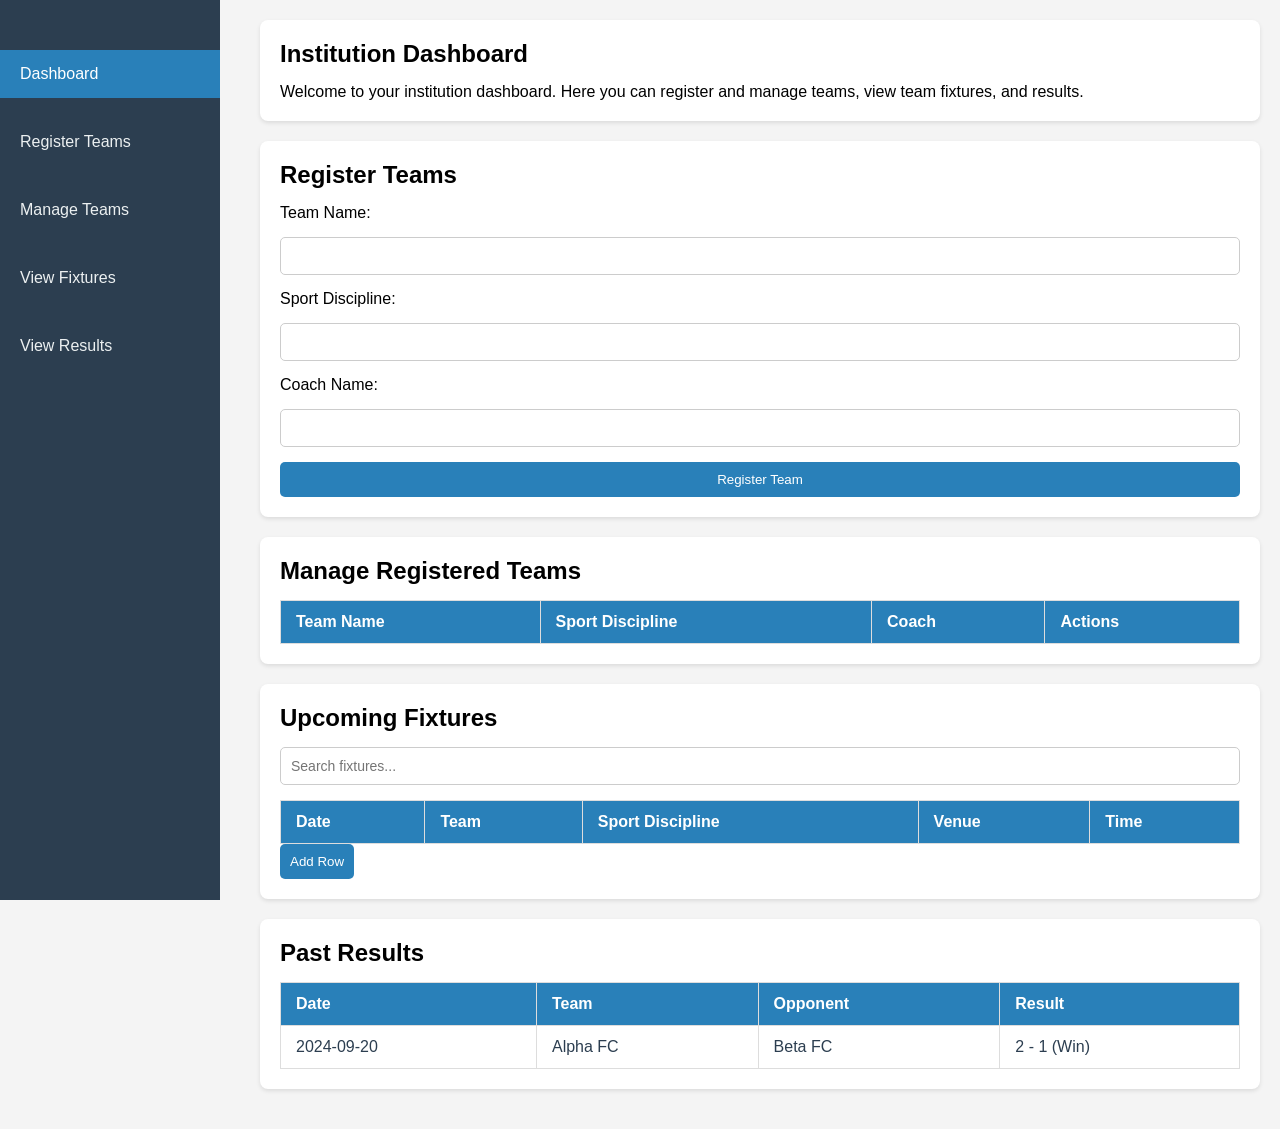
<file: WEB DEVELOPMENT/institution_dashboard.html>
<!DOCTYPE html>
<html lang="en">
<head>
    <meta charset="UTF-8">
    <meta name="viewport" content="width=device-width, initial-scale=1.0">
    <title>Institution Dashboard</title>
    <link rel="stylesheet" href="institution_dashboard.css">
    <style>
        .highlight { background-color: #f0f0f0; }
    </style>
</head>
<body>

    <!-- Side Navigation Menu -->
    <nav class="side-nav">
        <ul>
            <li><a href="#dashboard" class="active">Dashboard</a></li>
            <li><a href="#register-teams">Register Teams</a></li>
            <li><a href="#manage-teams">Manage Teams</a></li>
            <li><a href="#fixtures">View Fixtures</a></li>
            <li><a href="#results">View Results</a></li>
        </ul>
    </nav>

    <!-- Main Content -->
    <div class="main-content">
        <!-- Dashboard Section -->
        <section id="dashboard">
            <h2>Institution Dashboard</h2>
            <p>Welcome to your institution dashboard. Here you can register and manage teams, view team fixtures, and results.</p>
        </section>

        <!-- Register Teams Section -->
        <section id="register-teams">
            <h2>Register Teams</h2>
            <form id="registerTeamForm">
                <label for="teamName">Team Name:</label>
                <input type="text" id="teamName" name="teamName" required>
                <label for="sportDiscipline">Sport Discipline:</label>

                <input type="text" id="sportDiscipline" name="sportDiscipline" required>
                <label for="coachName">Coach Name:</label>
                <input type="text" id="coachName" name="coachName" required>
                <button type="submit">Register Team</button>
            </form>
        </section>

        <!-- Manage Teams Section -->
        <section id="manage-teams">
            <h2>Manage Registered Teams</h2>
            <table id="teamsTable">
                <thead>
                    <tr>
                        <th>Team Name</th>
                        <th>Sport Discipline</th>
                        <th>Coach</th>
                        <th>Actions</th>
                    </tr>
                </thead>
                <tbody>
                    <!-- More rows for teams -->
                </tbody>
            </table>
        </section>

        <!-- Fixtures Section (with Sport Discipline) -->
        <section id="fixtures">
            <h2>Upcoming Fixtures</h2>
            <input type="text" id="searchInput" placeholder="Search fixtures...">
            <table id="fixturesTable">
                <thead>
                    <tr>
                        <th onclick="sortTable(0)">Date</th>
                        <th onclick="sortTable(1)">Team</th>
                        <th onclick="sortTable(2)">Sport Discipline</th>
                        <th onclick="sortTable(3)">Venue</th>
                        <th onclick="sortTable(4)">Time</th>
                    </tr>
                </thead>
                <tbody>
                    
                    <!-- More rows for fixtures -->
                </tbody>
            </table>
            <button id="addRowButton">Add Row</button>
        </section>

        <!-- Results Section -->
        <section id="results">
            <h2>Past Results</h2>
            <table>
                <thead>
                    <tr>
                        <th>Date</th>
                        <th>Team</th>
                        <th>Opponent</th>
                        <th>Result</th>
                    </tr>
                </thead>
                <tbody>
                    <tr>
                        <td>2024-09-20</td>
                        <td>Alpha FC</td>
                        <td>Beta FC</td>
                        <td>2 - 1 (Win)</td>
                    </tr>
                    <!-- More rows for results -->
                </tbody>
            </table>
        </section>
    </div>

    <script src="institution.js"></script>
</body>
</html>
</file>
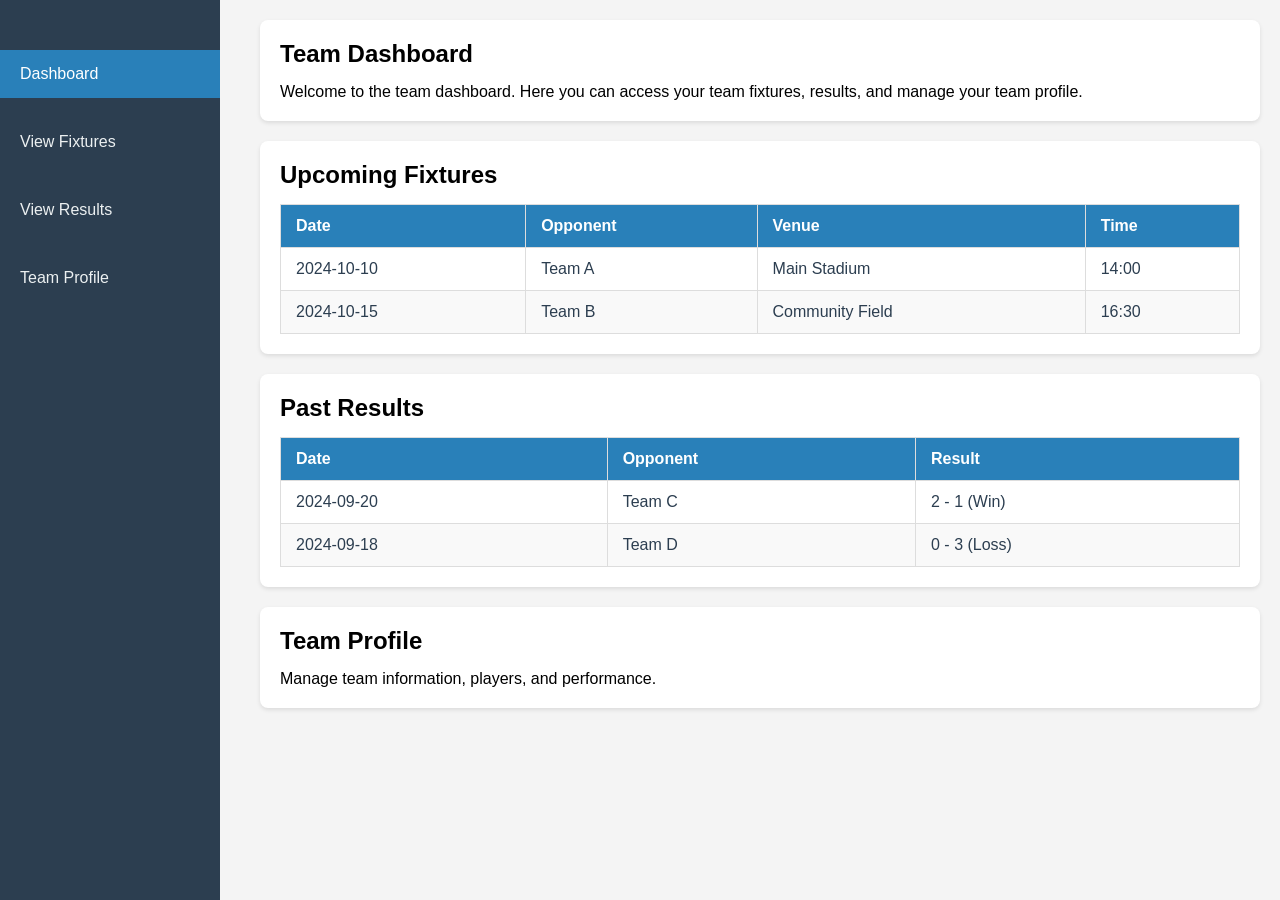
<file: WEB DEVELOPMENT/ADMIN PAGES/team_dashboard.html>
<!DOCTYPE html>
<html lang="en">
<head>
    <meta charset="UTF-8">
    <meta name="viewport" content="width=device-width, initial-scale=1.0">
    <title>Team Dashboard - Fixtures & Results</title>
    <link rel="stylesheet" href="team_dashboard.css">
</head>         
<body>

    <!-- Side Navigation Menu -->
    <nav class="side-nav">
        <ul>
            <li><a href="#dashboard" class="active">Dashboard</a></li>
            <li><a href="#fixtures">View Fixtures</a></li>
            <li><a href="#results">View Results</a></li>
            <li><a href="#profile">Team Profile</a></li>
        </ul>
    </nav>

    <!-- Main Content -->
    <div class="main-content">
        <!-- Dashboard Section -->
        <section id="dashboard">
            <h2>Team Dashboard</h2>
            <p>Welcome to the team dashboard. Here you can access your team fixtures, results, and manage your team profile.</p>
        </section>

        <!-- Fixtures Section -->
        <section id="fixtures">
            <h2>Upcoming Fixtures</h2>
            <table>
                <thead>
                    <tr>
                        <th>Date</th>
                        <th>Opponent</th>
                        <th>Venue</th>
                        <th>Time</th>
                    </tr>
                </thead>
                <tbody>
                    <tr>
                        <td>2024-10-10</td>
                        <td>Team A</td>
                        <td>Main Stadium</td>
                        <td>14:00</td>
                    </tr>
                    <tr>
                        <td>2024-10-15</td>
                        <td>Team B</td>
                        <td>Community Field</td>
                        <td>16:30</td>
                    </tr>
                </tbody>
            </table>
        </section>

        <!-- Results Section -->
        <section id="results">
            <h2>Past Results</h2>
            <table>
                <thead>
                    <tr>
                        <th>Date</th>
                        <th>Opponent</th>
                        <th>Result</th>
                    </tr>
                </thead>
                <tbody>
                    <tr>
                        <td>2024-09-20</td>
                        <td>Team C</td>
                        <td>2 - 1 (Win)</td>
                    </tr>
                    <tr>
                        <td>2024-09-18</td>
                        <td>Team D</td>
                        <td>0 - 3 (Loss)</td>
                    </tr>
                </tbody>
            </table>
        </section>

        <!-- Team Profile Section -->
        <section id="profile">
            <h2>Team Profile</h2>
            <p>Manage team information, players, and performance.</p>
        </section>
    </div>

</body>
</html>
</file>
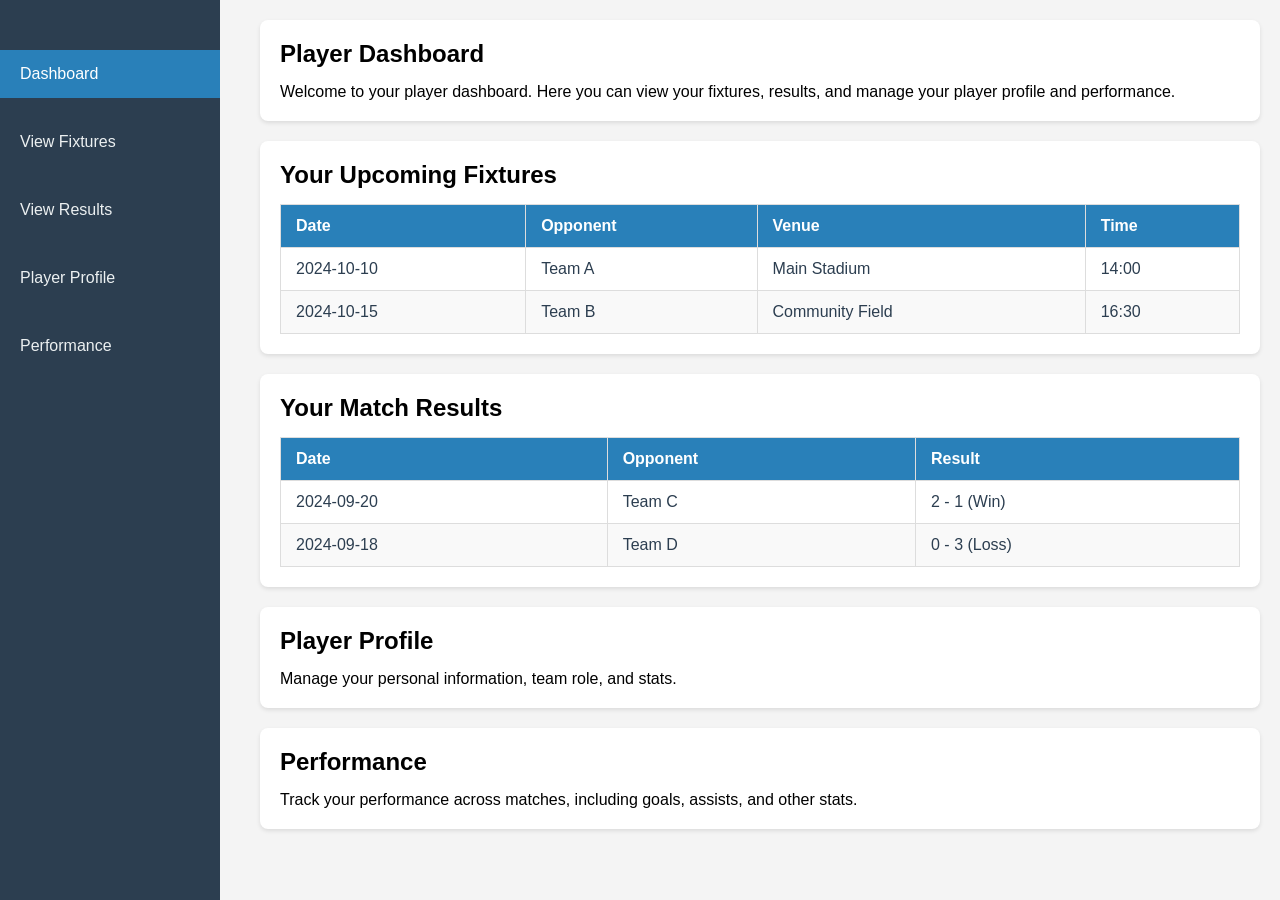
<file: WEB DEVELOPMENT/RESGITRATION FORMS/playerdashboard.html>
<!DOCTYPE html>
<html lang="en">
<head>
    <meta charset="UTF-8">
    <meta name="viewport" content="width=device-width, initial-scale=1.0">
    <title>Player Dashboard - Fixtures & Results</title>
    <link rel="stylesheet" href="playerdashboard.css">
</head>
<body>

    <!-- Side Navigation Menu -->
    <nav class="side-nav">
        <ul>
            <li><a href="#dashboard" class="active">Dashboard</a></li>
            <li><a href="#fixtures">View Fixtures</a></li>
            <li><a href="#results">View Results</a></li>
            <li><a href="#profile">Player Profile</a></li>
            <li><a href="#performance">Performance</a></li>
        </ul>
    </nav>

    <!-- Main Content -->
    <div class="main-content">
        <!-- Dashboard Section -->
        <section id="dashboard">
            <h2>Player Dashboard</h2>
            <p>Welcome to your player dashboard. Here you can view your fixtures, results, and manage your player profile and performance.</p>
        </section>

        <!-- Fixtures Section -->
        <section id="fixtures">
            <h2>Your Upcoming Fixtures</h2>
            <table>
                <thead>
                    <tr>
                        <th>Date</th>
                        <th>Opponent</th>
                        <th>Venue</th>
                        <th>Time</th>
                    </tr>
                </thead>
                <tbody>
                    <tr>
                        <td>2024-10-10</td>
                        <td>Team A</td>
                        <td>Main Stadium</td>
                        <td>14:00</td>
                    </tr>
                    <tr>
                        <td>2024-10-15</td>
                        <td>Team B</td>
                        <td>Community Field</td>
                        <td>16:30</td>
                    </tr>
                </tbody>
            </table>
        </section>

        <!-- Results Section -->
        <section id="results">
            <h2>Your Match Results</h2>
            <table>
                <thead>
                    <tr>
                        <th>Date</th>
                        <th>Opponent</th>
                        <th>Result</th>
                    </tr>
                </thead>
                <tbody>
                    <tr>
                        <td>2024-09-20</td>
                        <td>Team C</td>
                        <td>2 - 1 (Win)</td>
                    </tr>
                    <tr>
                        <td>2024-09-18</td>
                        <td>Team D</td>
                        <td>0 - 3 (Loss)</td>
                    </tr>
                </tbody>
            </table>
        </section>

        <!-- Player Profile Section -->
        <section id="profile">
            <h2>Player Profile</h2>
            <p>Manage your personal information, team role, and stats.</p>
        </section>

        <!-- Performance Section -->
        <section id="performance">
            <h2>Performance</h2>
            <p>Track your performance across matches, including goals, assists, and other stats.</p>
        </section>
    </div>

</body>
</html>
</file>
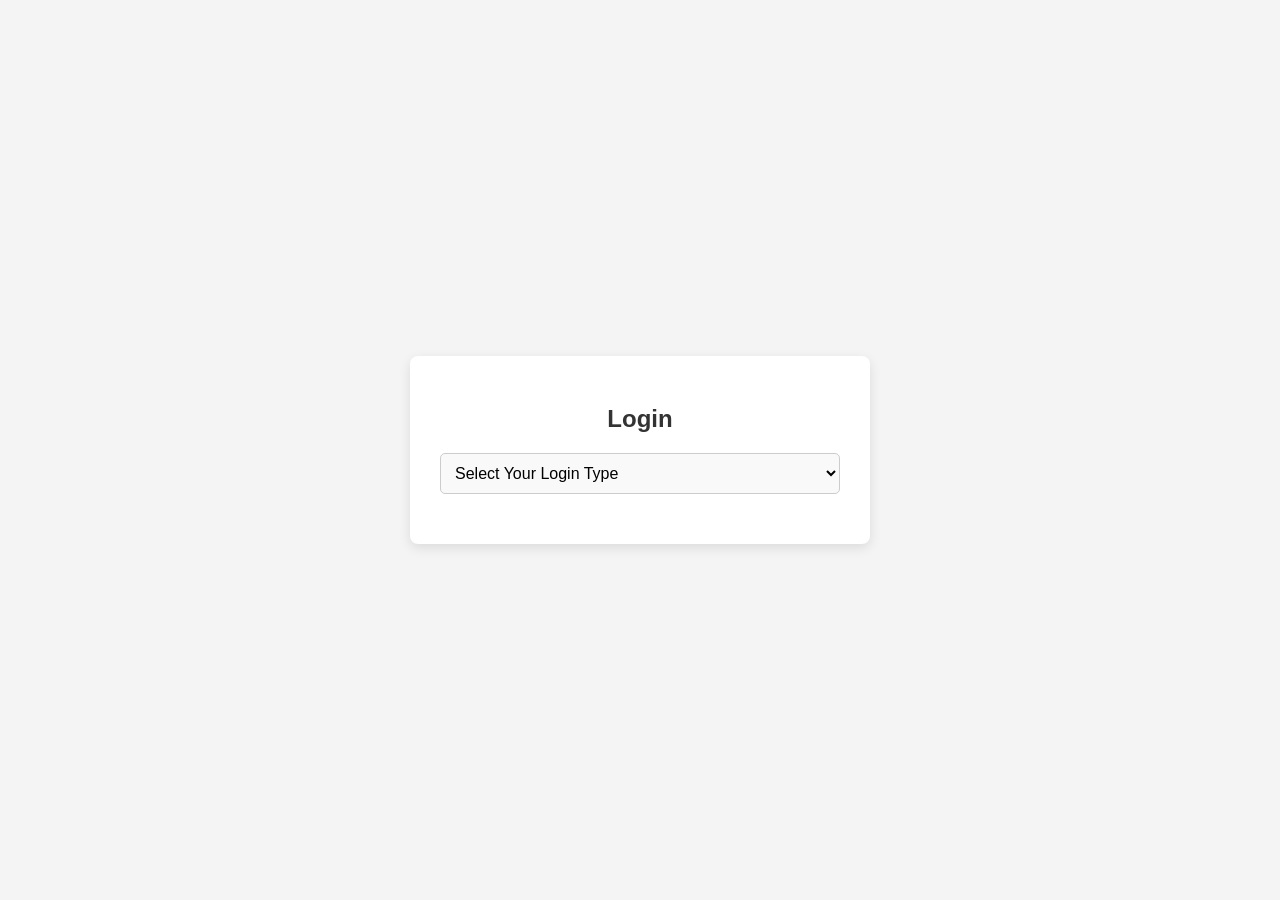
<file: WEB DEVELOPMENT/RESGITRATION FORMS/registration_options.html>
<!DOCTYPE html>
<html lang="en">
<head>
    <meta charset="UTF-8">
    <meta name="viewport" content="width=device-width, initial-scale=1.0">
    <title>Login Selection</title>
    <link rel="stylesheet" href="registration_options2.css">
</head>
<body>
    <div class="login-container">
        <h2>Login</h2>

        <!-- Dropdown for selecting login type -->
        <select class="color" id="login-type" onchange="showLoginForm()">
            <option value="">Select Your Login Type</option>
            <option value="admin">Admin</option>
            <option value="institution">Institution</option>
            <option value="team">Team</option>
            <option value="player">Player</option>
        </select>

        <!-- Admin Login Form -->
        <form id="admin-form" class="login-form" action="admin-login.php" method="post" style="display:none;">
            <h3>Admin Login</h3>
            <label for="admin-username">Username:</label>
            <input type="text" id="admin-username" name="admin-username" required>
            <label for="admin-password">Password:</label>
            <input type="password" id="admin-password" name="admin-password" required>
            <input type="submit" value="Login">
        </form>

        <!-- Institution Login Form -->
        <form id="institution-form" class="login-form" action="institution-login.php" method="post" style="display:none;">
            <h3>Institution Login</h3>
            <label for="institution-username">Institution Name:</label>
            <input type="text" id="institution-username" name="institution-username" required>
            <label for="institution-password">Password:</label>
            <input type="password" id="institution-password" name="institution-password" required>
            <input type="submit" value="Login">
        </form>

        <!-- Team Login Form -->
        <form id="team-form" class="login-form" action="team-login.php" method="post" style="display:none;">
            <h3>Team Login</h3>
            <label for="team-username">Team Name:</label>
            <input type="text" id="team-username" name="team-username" required>
            <label for="team-password">Password:</label>
            <input type="password" id="team-password" name="team-password" required>
            <input type="submit" value="Login">
        </form>

        <!-- Player Login Form -->
        <form id="player-form" class="login-form" action="player-login.php" method="post" style="display:none;">
            <h3>Player Login</h3>
            <label for="player-username">Player Name:</label>
            <input type="text" id="player-username" name="player-username" required>
            <label for="player-password">Password:</label>
            <input type="password" id="player-password" name="player-password" required>
            <input type="submit" value="Login">
        </form>
    </div>

    <script>
        // Function to show the login form based on the dropdown selection
        function showLoginForm() {
            var selectedLogin = document.getElementById('login-type').value;

            // Hide all forms
            document.getElementById('admin-form').style.display = 'none';
            document.getElementById('institution-form').style.display = 'none';
            document.getElementById('team-form').style.display = 'none';
            document.getElementById('player-form').style.display = 'none';

            // Show the selected form if a valid option is chosen
            if (selectedLogin) {
                document.getElementById(selectedLogin + '-form').style.display = 'block';
            }
        }
    </script>
</body>
</html>
</file>
<file: WEB DEVELOPMENT/institution_dashboard.css>
/* Reset and General Styling */
* {
    margin: 0;
    padding: 0;
    box-sizing: border-box;
}

body {
    font-family: 'Arial', sans-serif;
    background-color: #f4f4f4;
    display: flex;
    min-height: 100vh;
}

/* Side Navigation Menu */
.side-nav {
    width: 220px;
    background-color: #2c3e50;
    position: fixed;
    top: 0;
    left: 0;
    height: 100%;
    padding-top: 30px;
}

.side-nav ul {
    list-style: none;
    padding-left: 0;
}

.side-nav ul li {
    margin: 20px 0;
}

.side-nav ul li a {
    color: #ecf0f1;
    text-decoration: none;
    padding: 15px 20px;
    display: block;
    font-size: 16px;
    transition: background 0.3s ease;
}

.side-nav ul li a:hover,
.side-nav ul li a.active {
    background-color: #2980b9;
    color: white;
}

/* Hover effect for navigation */
.side-nav ul li a:hover {
    background-color: #34495e;
}

/* Main Content Styling */
.main-content {
    margin-left: 240px;
    padding: 20px;
    width: calc(100% - 240px);
}

/* Section Styling */
section {
    background-color: white;
    padding: 20px;
    margin-bottom: 20px;
    border-radius: 8px;
    box-shadow: 0 2px 4px rgba(0, 0, 0, 0.1);
}

section h2 {
    font-size: 24px;
    margin-bottom: 15px;
}

/* Form Styling */
form {
    display: flex;
    flex-direction: column;
    gap: 15px;
}

label {
    font-size: 16px;
}

input[type="text"],
input[type="number"],
select {
    padding: 10px;
    font-size: 14px;
    width: 100%;
    border: 1px solid #ccc;
    border-radius: 5px;
}

button {
    padding: 10px;
    background-color: #2980b9;
    color: white;
    border: none;
    border-radius: 5px;
    cursor: pointer;
    transition: background 0.3s ease, transform 0.2s ease;
}

/* Button Hover Effect */
button:hover {
    background-color: #216694;
    transform: scale(1.05); /* Slight scaling on hover */
}

/* Table Styling */
table {
    width: 100%;
    border-collapse: collapse;
    margin-top: 15px;
}

table th, table td {
    padding: 12px 15px;
    border: 1px solid #ddd;
    text-align: left;
}

table th {
    background-color: #2980b9;
    color: white;
}

table tr:nth-child(even) {
    background-color: #f9f9f9;
}

/* Hover Effect for Table Rows */
table tr:hover {
    background-color: #f1f1f1;
    cursor: pointer;
}

/* Hover effect on specific table cells */
table td:hover {
    background-color: #eaf2f8;
    transition: background 0.3s ease;
    cursor: default;
}

table td {
    color: #2c3e50;
}

/* Responsive Design */
@media only screen and (max-width: 768px) {
    .side-nav {
        width: 100%;
        height: auto;
        position: relative;
    }

    .side-nav ul li {
        display: inline;
    }

    .main-content {
        margin-left: 0;
        width: 100%;
    }
}
</file>
<file: WEB DEVELOPMENT/ADMIN PAGES/team_dashboard.css>
/* Reset and General Styling */
* {
    margin: 0;
    padding: 0;
    box-sizing: border-box;
}

body {
    font-family: 'Arial', sans-serif;
    background-color: #f4f4f4;
    display: flex;
    min-height: 100vh;
}

/* Side Navigation Menu */
.side-nav {
    width: 220px;
    background-color: #2c3e50;
    position: fixed;
    top: 0;
    left: 0;
    height: 100%;
    padding-top: 30px;
}

.side-nav ul {
    list-style: none;
    padding-left: 0;
}

.side-nav ul li {
    margin: 20px 0;
}

.side-nav ul li a {
    color: #ecf0f1;
    text-decoration: none;
    padding: 15px 20px;
    display: block;
    font-size: 16px;
    transition: background 0.3s ease;
}

.side-nav ul li a:hover,
.side-nav ul li a.active {
    background-color: #2980b9;
    color: white;
}

/* Main Content Styling */
.main-content {
    margin-left: 240px;
    padding: 20px;
    width: calc(100% - 240px);
}

/* Section Styling */
section {
    background-color: white;
    padding: 20px;
    margin-bottom: 20px;
    border-radius: 8px;
    box-shadow: 0 2px 4px rgba(0, 0, 0, 0.1);
}

section h2 {
    font-size: 24px;
    margin-bottom: 15px;
}

/* Table Styling */
table {
    width: 100%;
    border-collapse: collapse;
    margin-top: 15px;
}

table th, table td {
    padding: 12px 15px;
    border: 1px solid #ddd;
    text-align: left;
}

table th {
    background-color: #2980b9;
    color: white;
}

table tr:nth-child(even) {
    background-color: #f9f9f9;
}

table tr:hover {
    background-color: #f1f1f1;
}

table td {
    color: #2c3e50;
}

/* Responsive Design */
@media only screen and (max-width: 768px) {
    .side-nav {
        width: 100%;
        height: auto;
        position: relative;
    }

    .side-nav ul li {
        display: inline;
    }

    .main-content {
        margin-left: 0;
        width: 100%;
    }
}
</file>
<file: WEB DEVELOPMENT/RESGITRATION FORMS/playerdashboard.css>
/* Reset and General Styling */
* {
    margin: 0;
    padding: 0;
    box-sizing: border-box;
}

body {
    font-family: 'Arial', sans-serif;
    background-color: #f4f4f4;
    display: flex;
    min-height: 100vh;
}

/* Side Navigation Menu */
.side-nav {
    width: 220px;
    background-color: #2c3e50;
    position: fixed;
    top: 0;
    left: 0;
    height: 100%;
    padding-top: 30px;
}

.side-nav ul {
    list-style: none;
    padding-left: 0;
}

.side-nav ul li {
    margin: 20px 0;
}

.side-nav ul li a {
    color: #ecf0f1;
    text-decoration: none;
    padding: 15px 20px;
    display: block;
    font-size: 16px;
    transition: background 0.3s ease;
}

.side-nav ul li a:hover,
.side-nav ul li a.active {
    background-color: #2980b9;
    color: white;
}

/* Main Content Styling */
.main-content {
    margin-left: 240px;
    padding: 20px;
    width: calc(100% - 240px);
}

/* Section Styling */
section {
    background-color: white;
    padding: 20px;
    margin-bottom: 20px;
    border-radius: 8px;
    box-shadow: 0 2px 4px rgba(0, 0, 0, 0.1);
}

section h2 {
    font-size: 24px;
    margin-bottom: 15px;
}

/* Table Styling */
table {
    width: 100%;
    border-collapse: collapse;
    margin-top: 15px;
}

table th, table td {
    padding: 12px 15px;
    border: 1px solid #ddd;
    text-align: left;
}

table th {
    background-color: #2980b9;
    color: white;
}

table tr:nth-child(even) {
    background-color: #f9f9f9;
}

table tr:hover {
    background-color: #f1f1f1;
}

table td {
    color: #2c3e50;
}

/* Responsive Design */
@media only screen and (max-width: 768px) {
    .side-nav {
        width: 100%;
        height: auto;
        position: relative;
    }

    .side-nav ul li {
        display: inline;
    }

    .main-content {
        margin-left: 0;
        width: 100%;
    }
}
</file>
<file: WEB DEVELOPMENT/RESGITRATION FORMS/registration_options2.css>
/* General styles */
body {
    font-family: Arial, sans-serif;
    background-color: #f4f4f4;
    margin: 0;
    padding: 0;
    display: flex;
    justify-content: center;
    align-items: center;
    height: 100vh;
}

.login-container {
    background-color: #fff;
    padding: 30px;
    border-radius: 8px;
    box-shadow: 0 4px 12px rgba(0, 0, 0, 0.1);
    width: 400px;
    text-align: center;
}

h2 {
    font-size: 24px;
    margin-bottom: 20px;
    color: #333;
}

h3 {
    margin-top: 20px;
    margin-bottom: 10px;
    font-size: 20px;
    color: #2980b9;
}

select.color {
    width: 100%;
    padding: 10px;
    margin-bottom: 20px;
    font-size: 16px;
    border: 1px solid #ccc;
    border-radius: 5px;
    background-color: #f9f9f9;
}

.login-form {
    display: none; /* All forms are hidden by default */
    margin-top: 15px;
}

.login-form label {
    font-size: 14px;
    display: block;
    margin-bottom: 8px;
    text-align: left;
}

.login-form input[type="text"],
.login-form input[type="password"] {
    width: 100%;
    padding: 10px;
    margin-bottom: 15px;
    border: 1px solid #ccc;
    border-radius: 5px;
    font-size: 14px;
}

.login-form input[type="submit"] {
    background-color: #2980b9;
    color: white;
    border: none;
    padding: 12px;
    border-radius: 5px;
    font-size: 16px;
    cursor: pointer;
    width: 100%;
    transition: background-color 0.3s ease;
}

/* Hover effect on the submit button */
.login-form input[type="submit"]:hover {
    background-color: #216694;
}

/* Form validation feedback */
input:required {
    border-color: #2980b9;
}

input:required:focus {
    border-color: #3498db;
    outline: none;
    box-shadow: 0 0 5px rgba(41, 128, 185, 0.5);
}

/* Responsive design for mobile */
@media only screen and (max-width: 500px) {
    .login-container {
        width: 90%;
    }

    h2 {
        font-size: 20px;
    }

    h3 {
        font-size: 18px;
    }

    input[type="submit"] {
        font-size: 14px;
    }
}
</file>
